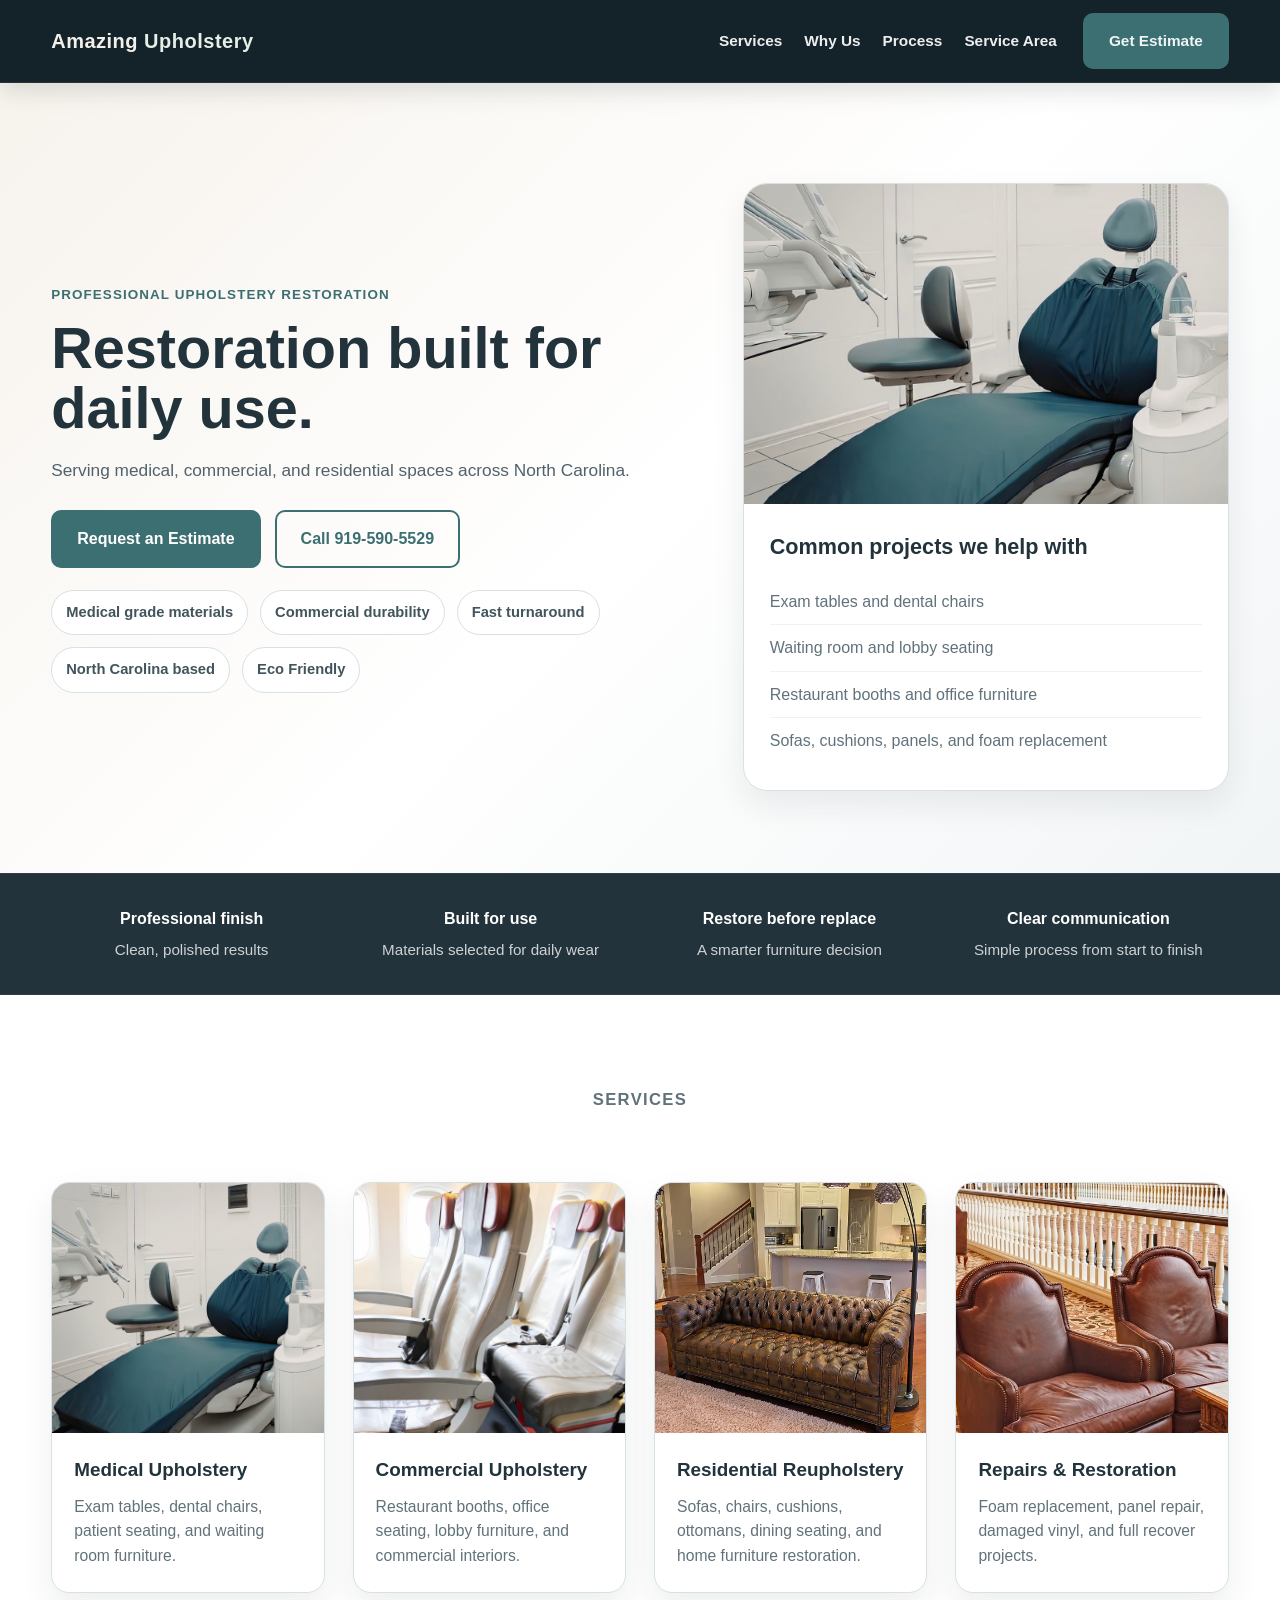
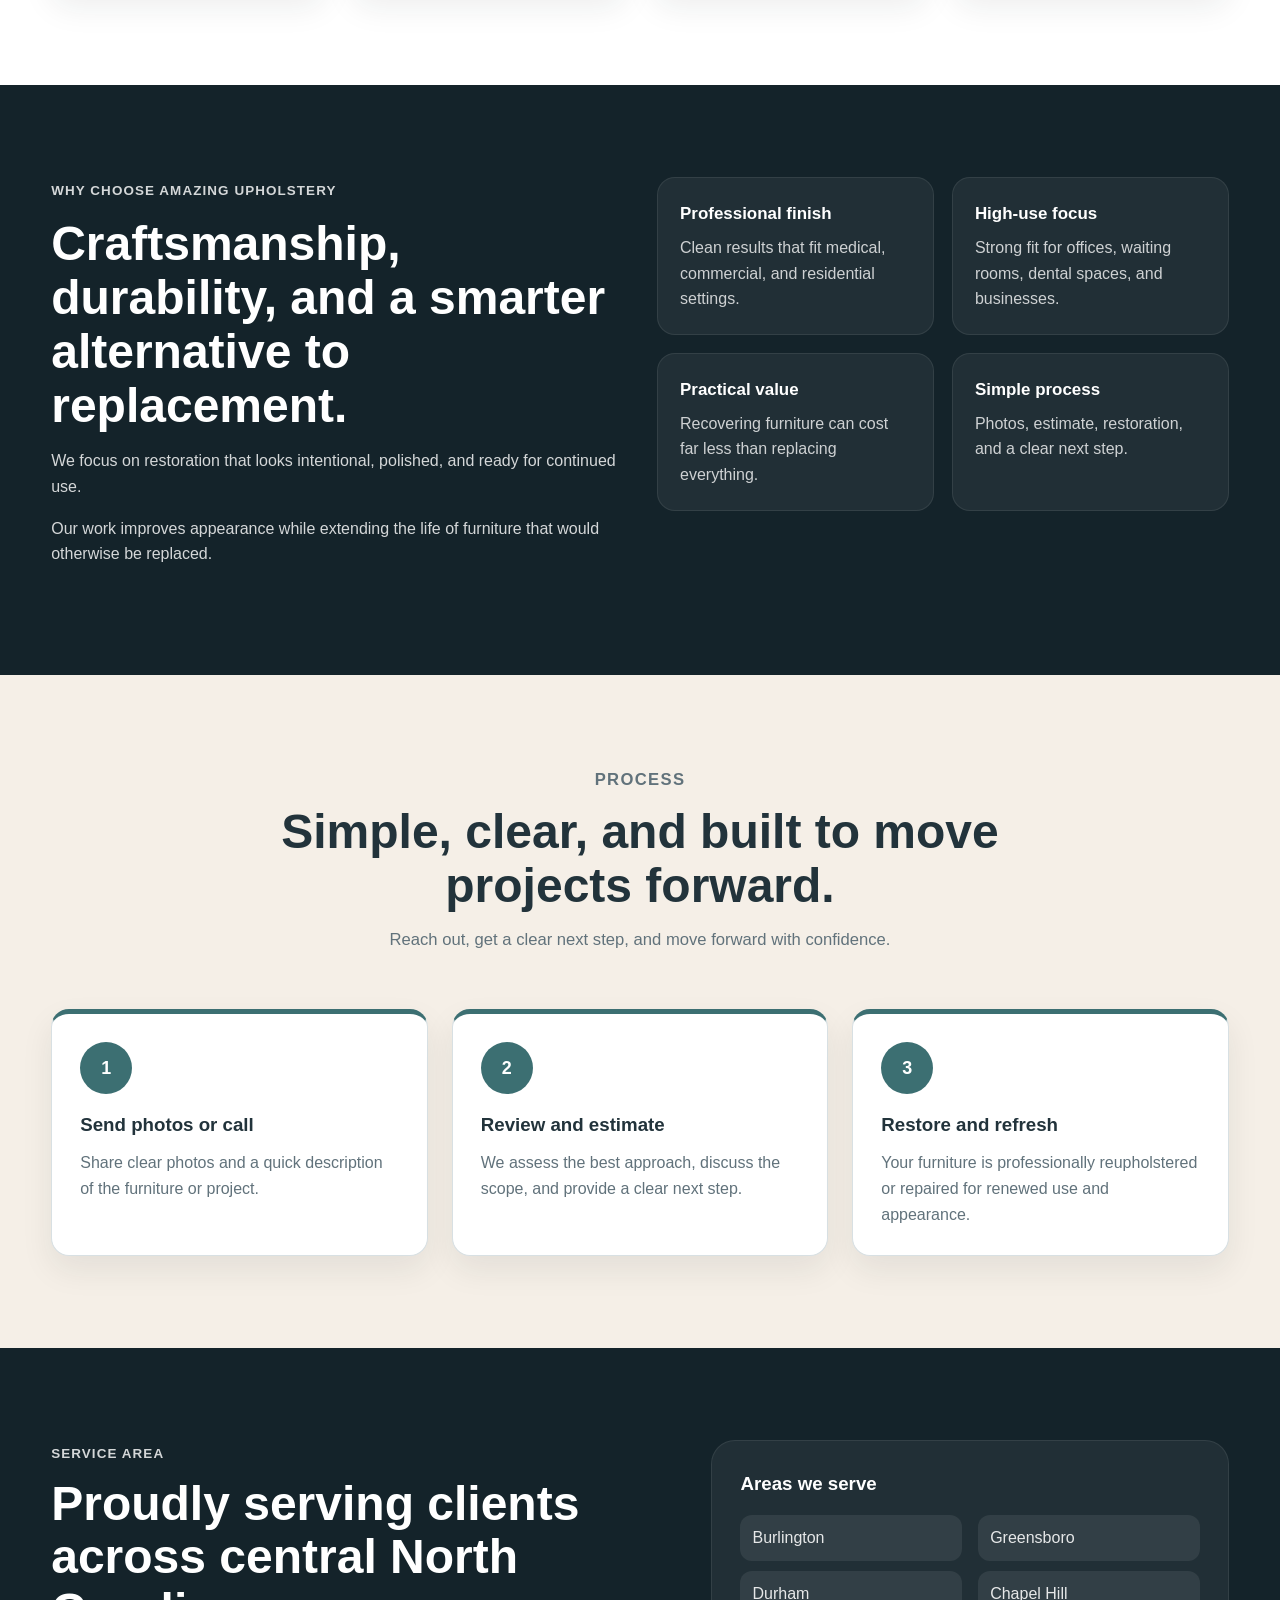
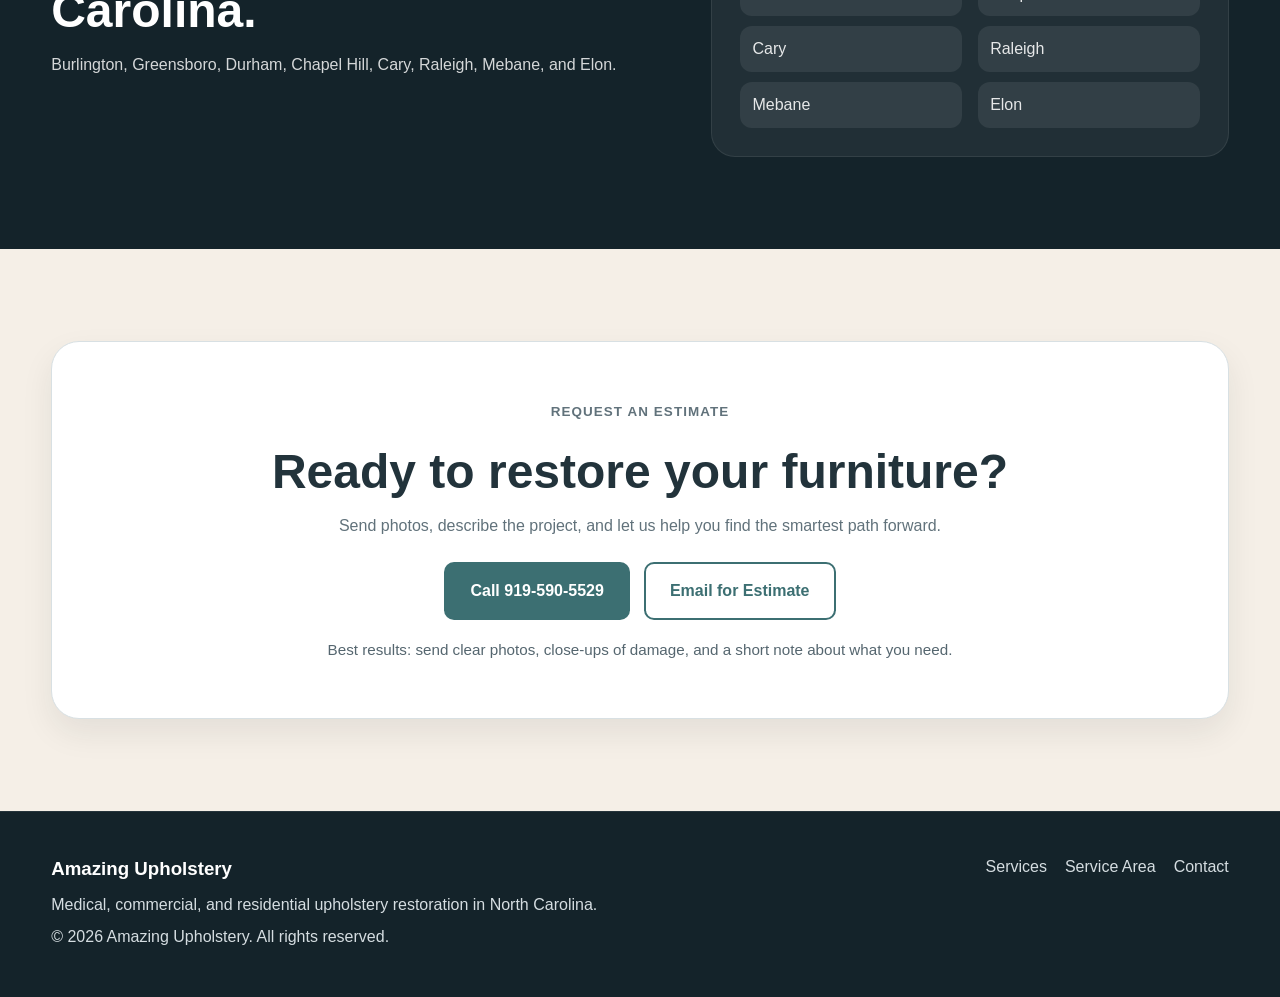
<file: index.html>
<!DOCTYPE html>
<html lang="en">
<head>
<meta charset="UTF-8">
<meta name="viewport" content="width=device-width, initial-scale=1.0">
<title>Amazing Upholstery | Medical, Commercial & Residential Upholstery Restoration</title>
<meta name="description" content="Amazing Upholstery restores medical, commercial, and residential furniture with durable materials, clean craftsmanship, and a professional finish across North Carolina.">
<link rel="stylesheet" href="style.css">
</head>

<body>

<header class="site-header">
<div class="container nav">

<a href="/" class="logo">Amazing <span>Upholstery</span></a>

<nav class="nav-links">
<a href="#services">Services</a>
<a href="#why-us">Why Us</a>
<a href="#process">Process</a>
<a href="#areas">Service Area</a>
<a href="#contact" class="btn btn-primary nav-cta">Get Estimate</a>
</nav>

</div>
</header>

<main>

<section class="hero">
<div class="container hero-grid">

<div class="hero-copy">

<p class="section-label">Professional Upholstery Restoration</p>

<h1>Restoration built for daily use.</h1>
<p class="hero-text">
Serving medical, commercial, and residential spaces across North Carolina.
</p>

<div class="hero-actions">
<a href="#contact" class="btn btn-primary">Request an Estimate</a>
<a href="tel:9195905529" class="btn btn-secondary">Call 919-590-5529</a>
</div>

<div class="hero-tags">
<span>Medical grade materials</span>
<span>Commercial durability</span>
<span>Fast turnaround</span>
<span>North Carolina based</span>
<span>Eco Friendly</span>

</div>

</div>

<div class="hero-panel">

<img src="Medical.JPEG" alt="Medical upholstery">

<div class="hero-panel-body">

<h2>Common projects we help with</h2>

<ul>
<li>Exam tables and dental chairs</li>
<li>Waiting room and lobby seating</li>
<li>Restaurant booths and office furniture</li>
<li>Sofas, cushions, panels, and foam replacement</li>
</ul>

</div>

</div>

</div>
</section>

<section class="trust-strip">

<div class="container trust-grid">

<div class="trust-item">
<strong>Professional finish</strong>
<span>Clean, polished results</span>
</div>

<div class="trust-item">
<strong>Built for use</strong>
<span>Materials selected for daily wear</span>
</div>

<div class="trust-item">
<strong>Restore before replace</strong>
<span>A smarter furniture decision</span>
</div>

<div class="trust-item">
<strong>Clear communication</strong>
<span>Simple process from start to finish</span>
</div>

</div>

</section>


<section id="services" class="section">

<div class="container">

<div class="section-head">
<p class="section-label">Services</p>

</div>

<div class="service-grid">

<article class="service-card">

<div class="service-top">
<img src="Medical.JPEG" alt="Medical upholstery">
</div>

<div class="service-body">
<h3>Medical Upholstery</h3>
<p>Exam tables, dental chairs, patient seating, and waiting room furniture.</p>
</div>

</article>


<article class="service-card">

<div class="service-top">
<img src="Commercial.JPEG" alt="Commercial upholstery">
</div>

<div class="service-body">
<h3>Commercial Upholstery</h3>
<p>Restaurant booths, office seating, lobby furniture, and commercial interiors.</p>
</div>

</article>


<article class="service-card">

<div class="service-top">
<img src="Residential.JPG" alt="Residential upholstery">
</div>

<div class="service-body">
<h3>Residential Reupholstery</h3>
<p>Sofas, chairs, cushions, ottomans, dining seating, and home furniture restoration.</p>
</div>

</article>


<article class="service-card">

<div class="service-top">
<img src="Repairs.JPEG" alt="Repairs and restoration">
</div>

<div class="service-body">
<h3>Repairs & Restoration</h3>
<p>Foam replacement, panel repair, damaged vinyl, and full recover projects.</p>
</div>

</article>

</div>

</div>

</section>


<section id="why-us" class="section section-dark">

<div class="container brand-grid">

<div class="brand-copy">

<p class="section-label section-label-light">Why Choose Amazing Upholstery</p>

<h2>Craftsmanship, durability, and a smarter alternative to replacement.</h2>

<p>We focus on restoration that looks intentional, polished, and ready for continued use.</p>

<p>Our work improves appearance while extending the life of furniture that would otherwise be replaced.</p>

</div>


<div class="brand-points">

<div class="brand-box">
<h3>Professional finish</h3>
<p>Clean results that fit medical, commercial, and residential settings.</p>
</div>

<div class="brand-box">
<h3>High-use focus</h3>
<p>Strong fit for offices, waiting rooms, dental spaces, and businesses.</p>
</div>

<div class="brand-box">
<h3>Practical value</h3>
<p>Recovering furniture can cost far less than replacing everything.</p>
</div>

<div class="brand-box">
<h3>Simple process</h3>
<p>Photos, estimate, restoration, and a clear next step.</p>
</div>

</div>

</div>

</section>


<section id="process" class="section section-cream">

<div class="container">

<div class="section-head">

<p class="section-label">Process</p>

<h2>Simple, clear, and built to move projects forward.</h2>

<p>Reach out, get a clear next step, and move forward with confidence.</p>

</div>


<div class="process-grid">

<article class="process-card">
<div class="step-number">1</div>
<h3>Send photos or call</h3>
<p>Share clear photos and a quick description of the furniture or project.</p>
</article>

<article class="process-card">
<div class="step-number">2</div>
<h3>Review and estimate</h3>
<p>We assess the best approach, discuss the scope, and provide a clear next step.</p>
</article>

<article class="process-card">
<div class="step-number">3</div>
<h3>Restore and refresh</h3>
<p>Your furniture is professionally reupholstered or repaired for renewed use and appearance.</p>
</article>

</div>

</div>

</section>


<section id="areas" class="section section-dark">

<div class="container areas-grid">

<div class="areas-copy">

<p class="section-label section-label-light">Service Area</p>

<h2>Proudly serving clients across central North Carolina.</h2>

<p>Burlington, Greensboro, Durham, Chapel Hill, Cary, Raleigh, Mebane, and Elon.</p>

</div>


<div class="areas-card">

<h3>Areas we serve</h3>

<ul>
<li>Burlington</li>
<li>Greensboro</li>
<li>Durham</li>
<li>Chapel Hill</li>
<li>Cary</li>
<li>Raleigh</li>
<li>Mebane</li>
<li>Elon</li>
</ul>

</div>

</div>

</section>


<section id="contact" class="section section-cream">

<div class="container">

<div class="contact-panel">

<p class="section-label">Request an Estimate</p>

<h2>Ready to restore your furniture?</h2>

<p>Send photos, describe the project, and let us help you find the smartest path forward.</p>

<div class="contact-actions">
<a href="tel:9195905529" class="btn btn-primary">Call 919-590-5529</a>
<a href="mailto:amazingupholsterync@gmail.com" class="btn btn-secondary">Email for Estimate</a>
</div>

<div class="contact-note">
Best results: send clear photos, close-ups of damage, and a short note about what you need.
</div>

</div>

</div>

</section>

</main>


<footer class="site-footer">

<div class="container footer-grid">

<div class="footer-left">
<h3>Amazing Upholstery</h3>
<p>Medical, commercial, and residential upholstery restoration in North Carolina.</p>
<p>© 2026 Amazing Upholstery. All rights reserved.</p>
</div>

<div class="footer-right">
<a href="#services">Services</a>
<a href="#areas">Service Area</a>
<a href="#contact">Contact</a>
</div>

</div>

</footer>

</body>
</html>
</file>
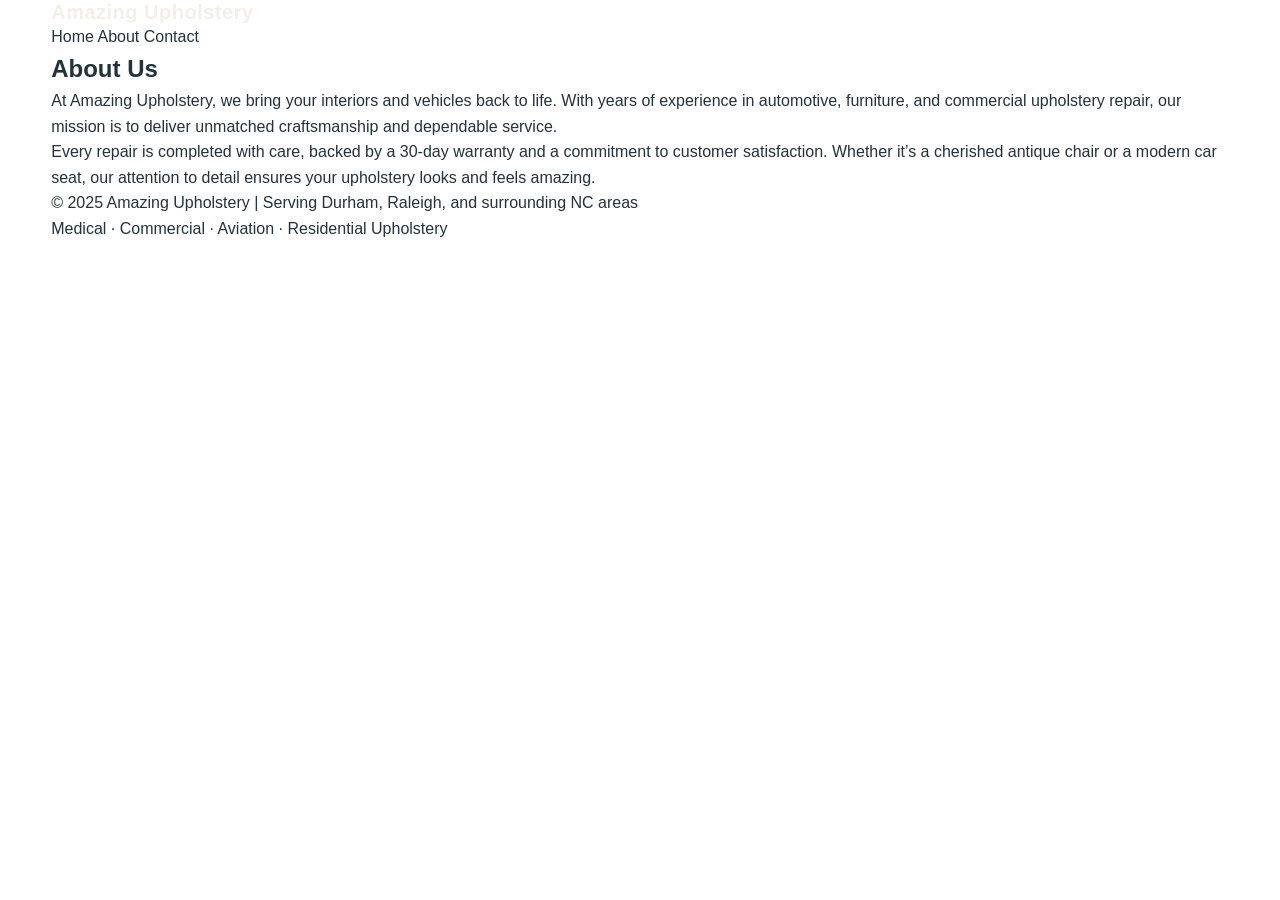
<file: about.html>
<!DOCTYPE html>
<html lang="en">
<head>
  <meta charset="UTF-8" />
  <meta name="viewport" content="width=device-width, initial-scale=1.0" />
  <title>About | Amazing Upholstery</title>
  <link rel="stylesheet" href="style.css" />
</head>
<body>
  <header>
    <div class="container header-container">
      <h1 class="logo">Amazing Upholstery</h1>
      <nav>
        <a href="index.html">Home</a>
        <a href="about.html" class="active">About</a>
        <a href="contact.html">Contact</a>
      </nav>
    </div>
  </header>

  <section class="page container">
    <h2>About Us</h2>
    <p>At Amazing Upholstery, we bring your interiors and vehicles back to life. With years of experience in automotive, furniture, and commercial upholstery repair, our mission is to deliver unmatched craftsmanship and dependable service.</p>
    <p>Every repair is completed with care, backed by a 30-day warranty and a commitment to customer satisfaction. Whether it’s a cherished antique chair or a modern car seat, our attention to detail ensures your upholstery looks and feels amazing.</p>
  </section>

  <footer>
    <div class="container">
      <p>© 2025 Amazing Upholstery | Serving Durham, Raleigh, and surrounding NC areas</p>
      <p>Medical · Commercial · Aviation · Residential Upholstery</p>
    </div>
  </footer>
</body>
</html>
</file>
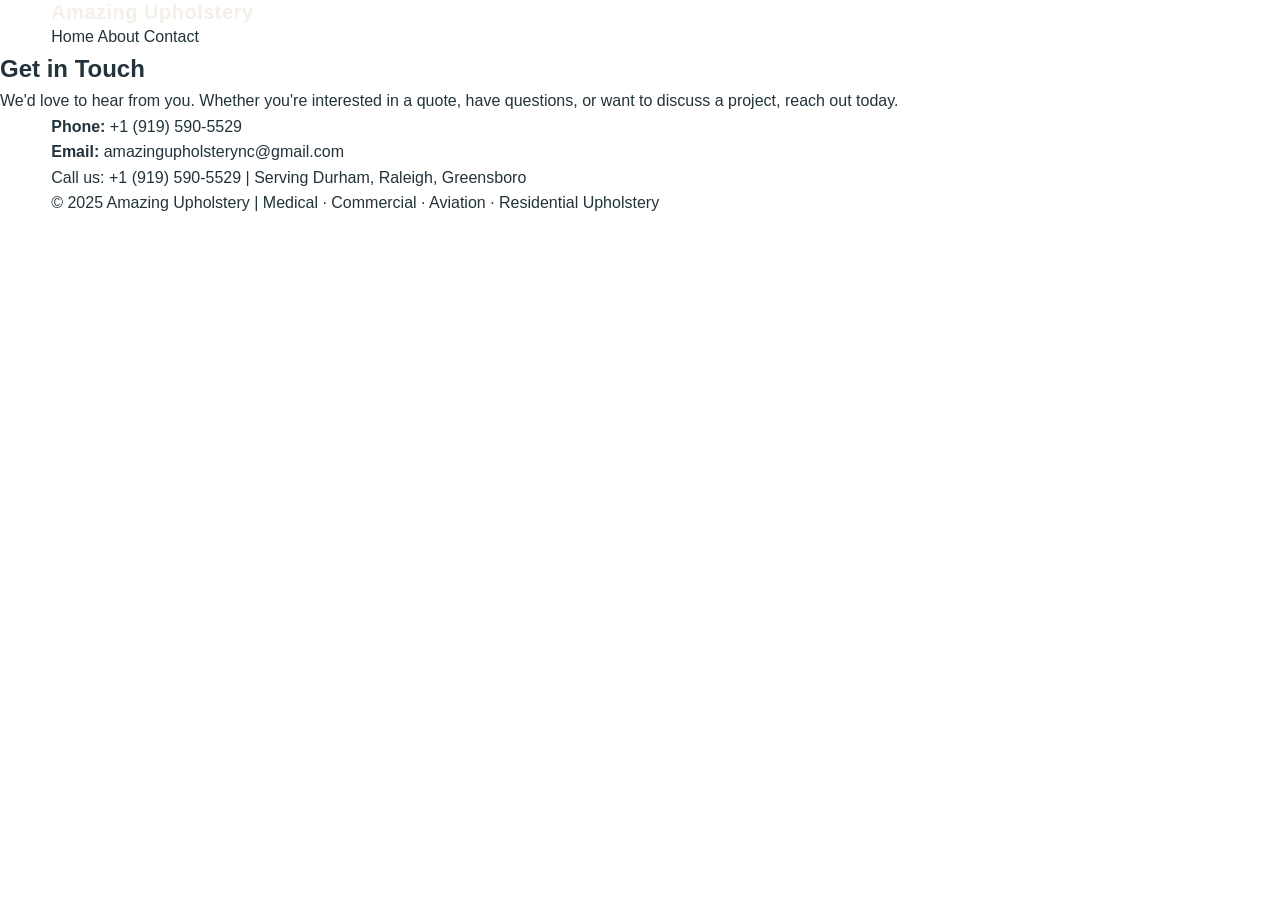
<file: contact.html>
<!DOCTYPE html>
<html lang="en">
<head>
  <meta charset="UTF-8">
  <meta name="viewport" content="width=device-width, initial-scale=1.0">
  <title>Contact Us | Amazing Upholstery</title>
  <link rel="stylesheet" href="style.css">
</head>
<body>

<header>
  <div class="container header-container">
    <h1 class="logo">Amazing Upholstery</h1>
    <nav>
      <a href="index.html">Home</a>
      <a href="about.html">About</a>
      <a href="contact.html" class="active">Contact</a>
    </nav>
  </div>
</header>

<section class="contact-hero">
  <div class="contact-overlay">
    <h2>Get in Touch</h2>
    <p>We'd love to hear from you. Whether you're interested in a quote, have questions, or want to discuss a project, reach out today.</p>
  </div>
</section>

<section class="contact-info container">
  <p><strong>Phone:</strong> +1 (919) 590-5529</p>
  <p><strong>Email:</strong> <a href="mailto:amazingupholsterync@gmail.com">amazingupholsterync@gmail.com</a></p>
</section>

<footer>
  <div class="container">
    <p>Call us: +1 (919) 590-5529 | Serving Durham, Raleigh, Greensboro</p>
    <p>© 2025 Amazing Upholstery | Medical · Commercial · Aviation · Residential Upholstery</p>
  </div>
</footer>

</body>
</html>
</file>
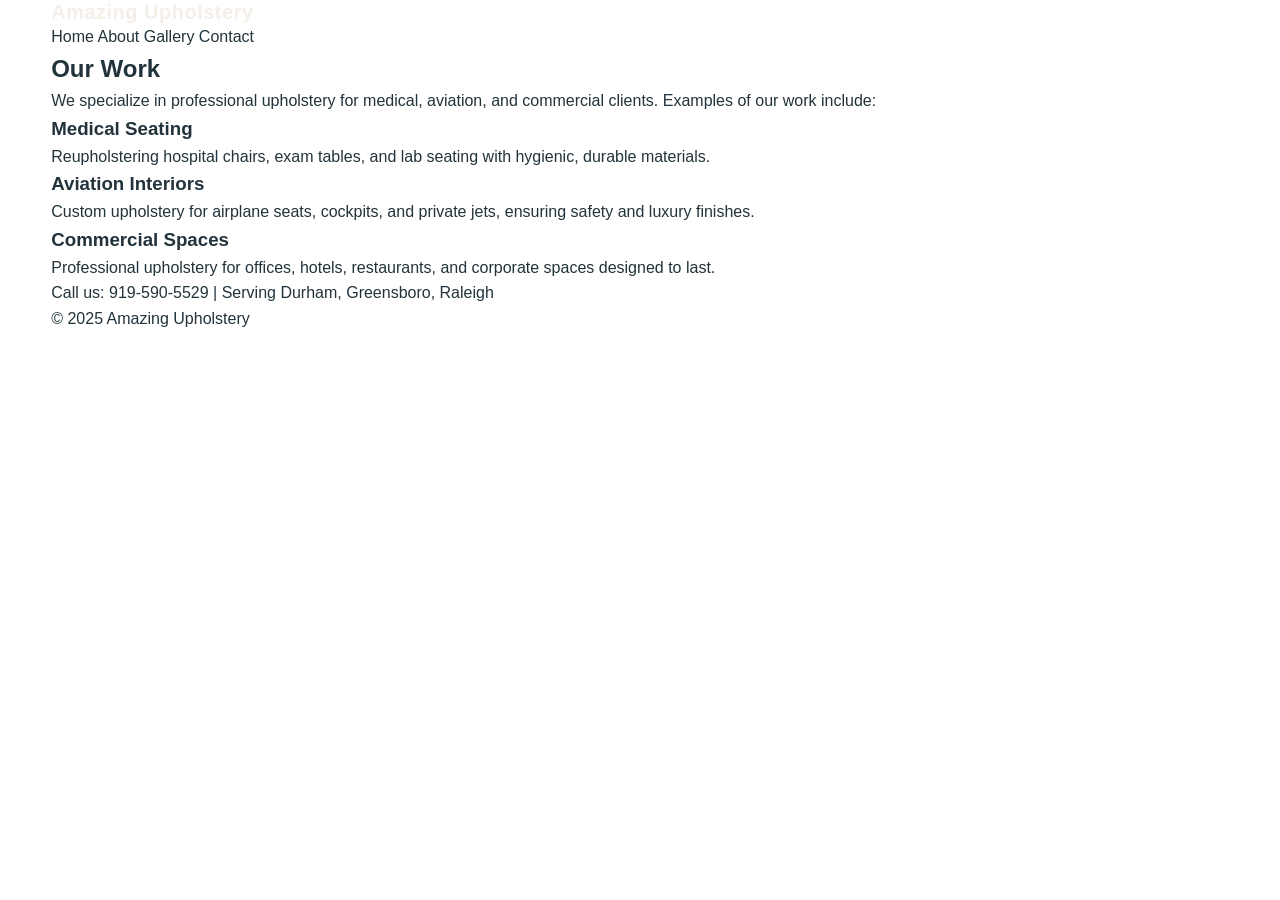
<file: gallery.html>
<!DOCTYPE html>
<html lang="en">
<head>
  <meta charset="UTF-8">
  <meta name="viewport" content="width=device-width, initial-scale=1.0">
  <title>Amazing Upholstery | Gallery</title>
  <link rel="stylesheet" href="style.css">
</head>
<body>

<header>
  <div class="container">
    <h1 class="logo">Amazing Upholstery</h1>
    <nav>
      <a href="index.html">Home</a>
      <a href="about.html">About</a>
      <a href="gallery.html" class="active">Gallery</a>
      <a href="contact.html">Contact</a>
    </nav>
  </div>
</header>

<section class="gallery container">
  <h2>Our Work</h2>
  <p>We specialize in professional upholstery for medical, aviation, and commercial clients. Examples of our work include:</p>
  
  <div class="gallery-grid">
    <div class="gallery-item">
      <h3>Medical Seating</h3>
      <p>Reupholstering hospital chairs, exam tables, and lab seating with hygienic, durable materials.</p>
    </div>
    <div class="gallery-item">
      <h3>Aviation Interiors</h3>
      <p>Custom upholstery for airplane seats, cockpits, and private jets, ensuring safety and luxury finishes.</p>
    </div>
    <div class="gallery-item">
      <h3>Commercial Spaces</h3>
      <p>Professional upholstery for offices, hotels, restaurants, and corporate spaces designed to last.</p>
    </div>
  </div>
</section>

<footer>
  <div class="container">
    <p>Call us: 919-590-5529 | Serving Durham, Greensboro, Raleigh</p>
    <p>© 2025 Amazing Upholstery</p>
  </div>
</footer>

</body>
</html>
</file>
<file: style.css>
:root {
  --charcoal: #14232a;
  --charcoal-soft: #22333b;
  --teal: #3c6f72;
  --teal-dark: #315d60;
  --cream: #f5efe7;
  --white: #ffffff;
  --border: #d8e0e3;
  --text: #22333b;
  --muted: #61727b;
  --shadow: 0 14px 32px rgba(20, 35, 42, 0.08);
  --shadow-hover: 0 22px 44px rgba(20, 35, 42, 0.14);
  --radius: 18px;
  --radius-lg: 24px;
}

* {
  box-sizing: border-box;
  margin: 0;
  padding: 0;
}

html {
  scroll-behavior: smooth;
}

body {
  font-family: Arial, Helvetica, sans-serif;
  color: var(--text);
  background: var(--white);
  line-height: 1.6;
}

img {
  display: block;
  max-width: 100%;
}

a {
  color: inherit;
  text-decoration: none;
}

.container {
  width: min(92%, 1200px);
  margin: 0 auto;
}

.site-header {
  position: sticky;
  top: 0;
  z-index: 1000;
  background: var(--charcoal);
  border-bottom: 1px solid rgba(255, 255, 255, 0.08);
  box-shadow: 0 8px 24px rgba(0, 0, 0, 0.12);
}

.nav {
  min-height: 82px;
  display: flex;
  justify-content: space-between;
  align-items: center;
  gap: 24px;
}

.logo {
  font-size: 1.25rem;
  font-weight: 700;
  color: #f4efe8;
  letter-spacing: 0.5px;
  white-space: nowrap;
  line-height: 1.2;
}

.logo span {
  color: #e5eee7;
}

.nav-links {
  display: flex;
  align-items: center;
  gap: 22px;
  flex-wrap: wrap;
}

.nav-links a {
  color: rgba(255, 255, 255, 0.92);
  font-weight: 600;
  font-size: 0.96rem;
}

.nav-links a:hover {
  color: #ffffff;
}

.nav-cta {
  margin-left: 4px;
}

.btn {
  display: inline-block;
  padding: 14px 24px;
  border-radius: 10px;
  font-weight: 700;
  border: 2px solid transparent;
  transition: background-color 0.25s ease, color 0.25s ease, border-color 0.25s ease, transform 0.25s ease;
}

.btn:hover {
  transform: translateY(-1px);
}

.btn-primary {
  background: var(--teal);
  color: var(--white);
}

.btn-primary:hover {
  background: var(--teal-dark);
}

.btn-secondary {
  background: transparent;
  color: var(--teal);
  border-color: var(--teal);
}

.btn-secondary:hover {
  background: rgba(60, 111, 114, 0.08);
}

.section {
  padding: 92px 0;
}

.section-light {
  background: var(--white);
}

.section-cream {
  background: var(--cream);
}

.section-dark {
  background: var(--charcoal);
  color: var(--white);
}

.section-head {
  max-width: 760px;
  margin: 0 auto 56px;
  text-align: center;
}

.section-head h2 {
  font-size: clamp(2rem, 4vw, 3rem);
  line-height: 1.12;
  margin-bottom: 14px;
}

.section-head p {
  color: var(--muted);
  font-size: 1.04rem;
}

.section-label {
  display: inline-block;
  margin-bottom: 12px;
  color: var(--teal);
  font-size: 0.84rem;
  font-weight: 800;
  text-transform: uppercase;
  letter-spacing: 0.08em;
}

.section-label-light {
  color: #d5e1db;
}

.hero {
  background: linear-gradient(135deg, #f7f3ed 0%, #ffffff 52%, #f2f5f6 100%);
  padding: 100px 0 82px;
}

.hero-grid {
  display: grid;
  grid-template-columns: 1.15fr 0.85fr;
  gap: 34px;
  align-items: center;
}

.hero-copy h1 {
  font-size: clamp(2.4rem, 4.5vw, 4.2rem);
  line-height: 1.05;
  margin-bottom: 18px;
}

.hero-text {
  font-size: 1.08rem;
  color: #51626a;
  max-width: 700px;
  margin-bottom: 26px;
}

.hero-actions {
  display: flex;
  gap: 14px;
  flex-wrap: wrap;
  margin-bottom: 22px;
}

.hero-tags {
  display: flex;
  flex-wrap: wrap;
  gap: 12px;
}

.hero-tags span {
  background: var(--white);
  border: 1px solid var(--border);
  border-radius: 999px;
  padding: 10px 14px;
  font-size: 0.92rem;
  font-weight: 700;
  color: #42545c;
}

.hero-panel {
  background: var(--white);
  border: 1px solid var(--border);
  border-radius: var(--radius-lg);
  overflow: hidden;
  box-shadow: var(--shadow);
}

.hero-panel img {
  width: 100%;
  height: 320px;
  object-fit: cover;
}

.hero-panel-body {
  padding: 26px;
}

.hero-panel-body h2 {
  font-size: 1.35rem;
  margin-bottom: 14px;
}

.hero-panel-body ul {
  list-style: none;
}

.hero-panel-body li {
  padding: 10px 0;
  border-bottom: 1px solid #edf2f4;
  color: var(--muted);
}

.hero-panel-body li:last-child {
  border-bottom: none;
}

.trust-strip {
  background: var(--charcoal-soft);
  color: var(--white);
  padding: 22px 0;
  border-top: 1px solid rgba(255, 255, 255, 0.06);
  border-bottom: 1px solid rgba(255, 255, 255, 0.06);
}

.trust-grid {
  display: grid;
  grid-template-columns: repeat(4, 1fr);
  gap: 18px;
}

.trust-item {
  text-align: center;
  padding: 10px 12px;
}

.trust-item strong {
  display: block;
  margin-bottom: 5px;
  font-size: 1rem;
}

.trust-item span {
  color: rgba(255, 255, 255, 0.78);
  font-size: 0.95rem;
}

.service-grid {
  display: grid;
  grid-template-columns: repeat(4, 1fr);
  gap: 28px;
}

.service-card {
  background: var(--white);
  border: 1px solid var(--border);
  border-radius: 18px;
  overflow: hidden;
  box-shadow: var(--shadow);
  transition: transform 0.25s ease, box-shadow 0.25s ease;
}

.service-card:hover {
  transform: translateY(-4px);
  box-shadow: var(--shadow-hover);
}

.service-top {
  overflow: hidden;
  background: #f3f4f6;
}

.service-top img {
  width: 100%;
  height: 250px;
  object-fit: cover;
  display: block;
  transition: transform 0.35s ease;
}

.service-card:hover .service-top img {
  transform: scale(1.04);
}

.service-body {
  padding: 22px 22px 24px;
}

.service-body h3 {
  font-size: 1.18rem;
  margin-bottom: 10px;
  color: var(--text);
}

.service-body p {
  color: var(--muted);
  font-size: 0.98rem;
  line-height: 1.55;
}

.brand-grid {
  display: grid;
  grid-template-columns: 1fr 1fr;
  gap: 34px;
  align-items: start;
}

.brand-copy h2 {
  font-size: clamp(2rem, 4vw, 3rem);
  line-height: 1.12;
  margin-bottom: 16px;
}

.brand-copy p {
  color: rgba(255, 255, 255, 0.82);
  margin-bottom: 16px;
}

.brand-points {
  display: grid;
  grid-template-columns: repeat(2, 1fr);
  gap: 18px;
}

.brand-box {
  background: rgba(255, 255, 255, 0.06);
  border: 1px solid rgba(255, 255, 255, 0.08);
  border-radius: var(--radius);
  padding: 22px;
}

.brand-box h3 {
  color: var(--white);
  margin-bottom: 8px;
  font-size: 1.06rem;
}

.brand-box p {
  color: rgba(255, 255, 255, 0.78);
}

.process-grid {
  display: grid;
  grid-template-columns: repeat(3, 1fr);
  gap: 24px;
}

.process-card {
  background: var(--white);
  border: 1px solid var(--border);
  border-top: 5px solid var(--teal);
  border-radius: var(--radius);
  padding: 28px;
  box-shadow: var(--shadow);
}

.step-number,
.step {
  width: 52px;
  height: 52px;
  border-radius: 50%;
  background: var(--teal);
  color: var(--white);
  display: flex;
  align-items: center;
  justify-content: center;
  font-size: 1.12rem;
  font-weight: 800;
  margin-bottom: 16px;
}

.process-card h3 {
  margin-bottom: 10px;
}

.process-card p {
  color: var(--muted);
}

.areas-grid {
  display: grid;
  grid-template-columns: 1.1fr 0.9fr;
  gap: 28px;
  align-items: start;
}

.areas-copy h2 {
  font-size: clamp(2rem, 4vw, 3rem);
  line-height: 1.12;
  margin-bottom: 14px;
}

.areas-copy p {
  color: rgba(255, 255, 255, 0.82);
}

.areas-card {
  background: rgba(255, 255, 255, 0.06);
  border: 1px solid rgba(255, 255, 255, 0.08);
  border-radius: var(--radius-lg);
  padding: 28px;
}

.areas-card h3 {
  margin-bottom: 16px;
  color: var(--white);
}

.areas-card ul {
  list-style: none;
  display: grid;
  grid-template-columns: repeat(2, 1fr);
  gap: 10px 16px;
}

.areas-card li {
  padding: 10px 12px;
  border-radius: 12px;
  background: rgba(255, 255, 255, 0.08);
  color: rgba(255, 255, 255, 0.88);
}

.areas-list {
  text-align: center;
  font-size: 1.2rem;
  color: rgba(255, 255, 255, 0.88);
}

.contact-panel {
  background: var(--white);
  border: 1px solid var(--border);
  border-radius: 28px;
  padding: 56px 30px;
  text-align: center;
  box-shadow: var(--shadow);
}

.contact-panel h2 {
  font-size: clamp(2rem, 4vw, 3rem);
  line-height: 1.1;
  margin-bottom: 14px;
}

.contact-panel p {
  max-width: 720px;
  margin: 0 auto 24px;
  color: var(--muted);
}

.contact-actions {
  display: flex;
  justify-content: center;
  gap: 14px;
  flex-wrap: wrap;
  margin-bottom: 18px;
}

.contact-note {
  color: #55666f;
  font-size: 0.95rem;
}

.site-footer {
  background: var(--charcoal);
  color: #d5dde1;
  padding: 42px 0;
  border-top: 1px solid rgba(255, 255, 255, 0.08);
}

.footer-grid {
  display: flex;
  justify-content: space-between;
  gap: 24px;
  flex-wrap: wrap;
  align-items: flex-start;
}

.footer-left h3 {
  color: var(--white);
  margin-bottom: 8px;
}

.footer-left p {
  margin-bottom: 6px;
}

.footer-right {
  display: flex;
  gap: 18px;
  flex-wrap: wrap;
}

.footer-right a:hover {
  color: var(--white);
}

@media (max-width: 1100px) {
  .service-grid,
  .process-grid {
    grid-template-columns: repeat(2, 1fr);
  }

  .trust-grid {
    grid-template-columns: repeat(2, 1fr);
  }
}

@media (max-width: 900px) {
  .nav {
    flex-direction: column;
    justify-content: center;
    padding: 16px 0;
  }

  .nav-links {
    justify-content: center;
  }

  .hero-grid,
  .brand-grid,
  .areas-grid {
    grid-template-columns: 1fr;
  }

  .brand-points {
    grid-template-columns: 1fr 1fr;
  }
}

@media (max-width: 700px) {
  .section {
    padding: 74px 0;
  }

  .service-grid,
  .process-grid,
  .trust-grid,
  .brand-points,
  .areas-card ul {
    grid-template-columns: 1fr;
  }

  .hero-panel img,
  .service-top img {
    height: 220px;
  }

  .contact-panel {
    padding: 42px 22px;
  }

  .footer-right {
    flex-direction: column;
    gap: 10px;
  }
}
</file>
